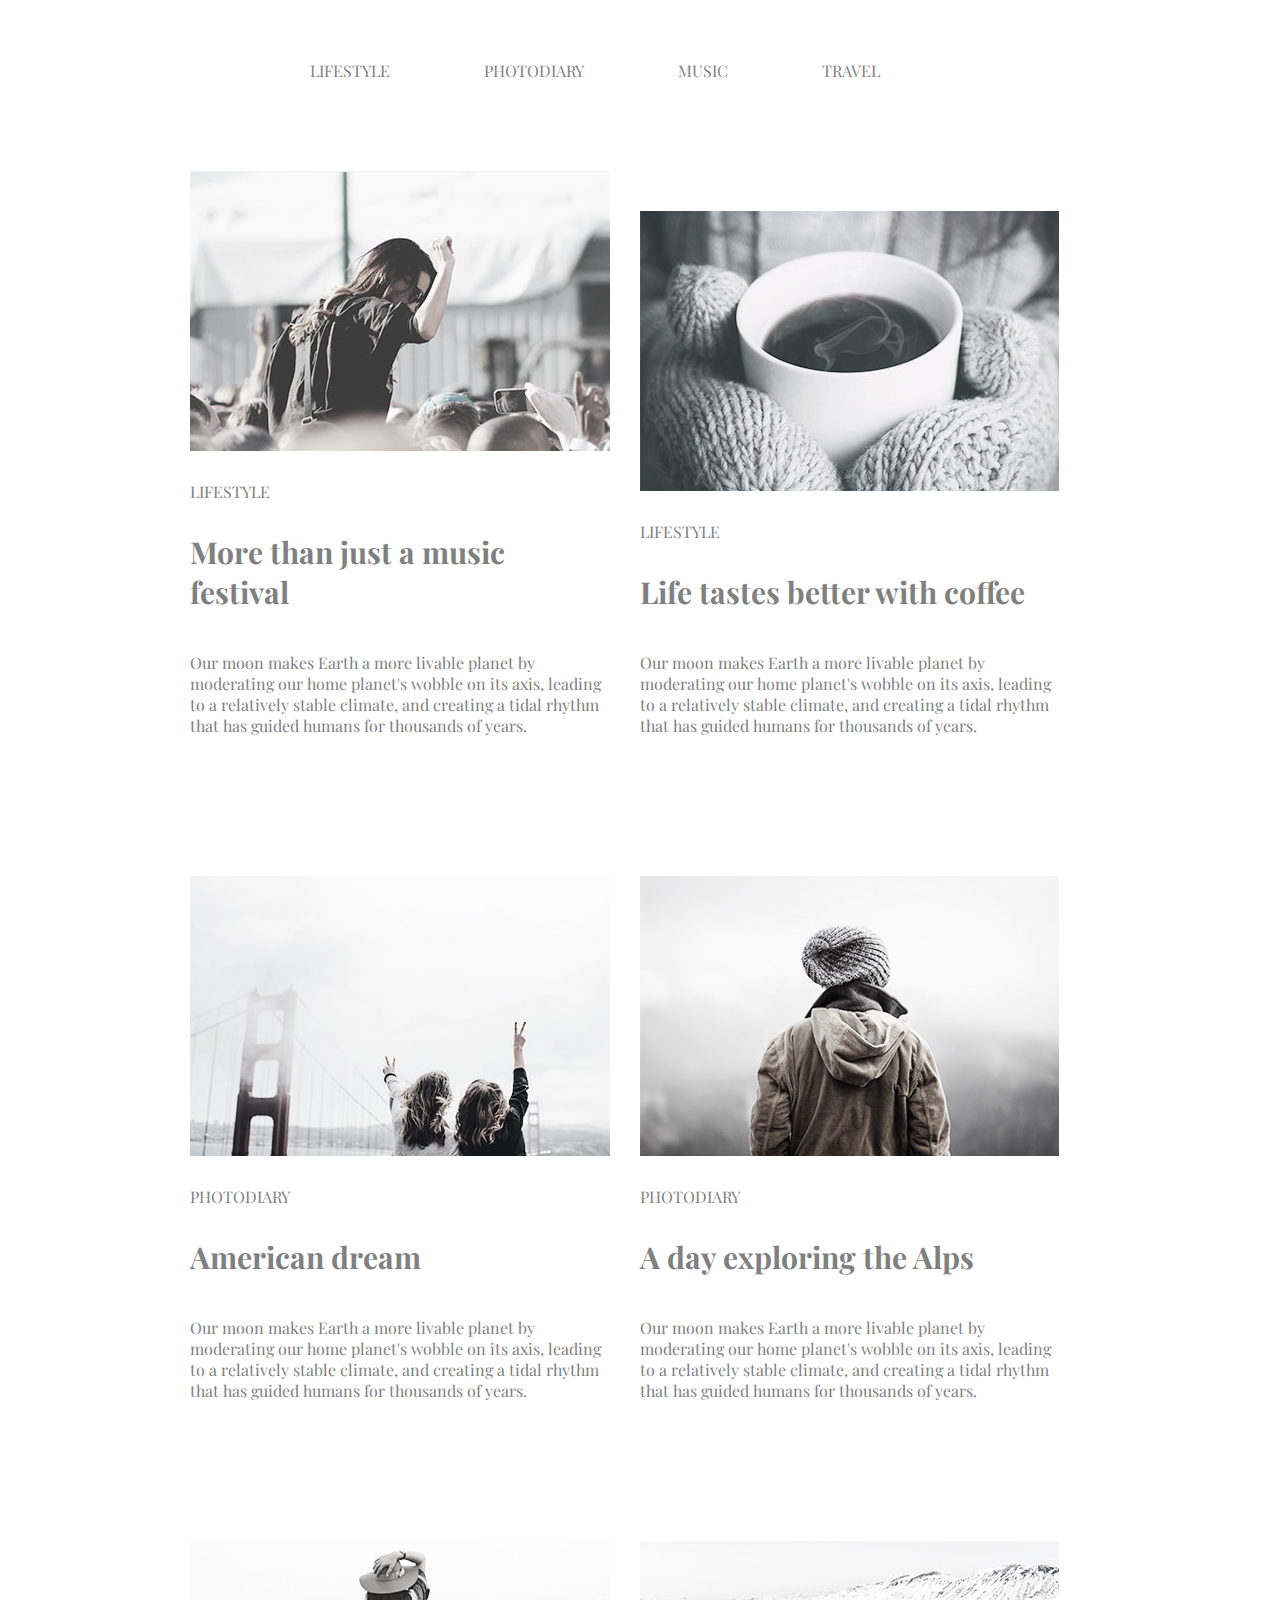
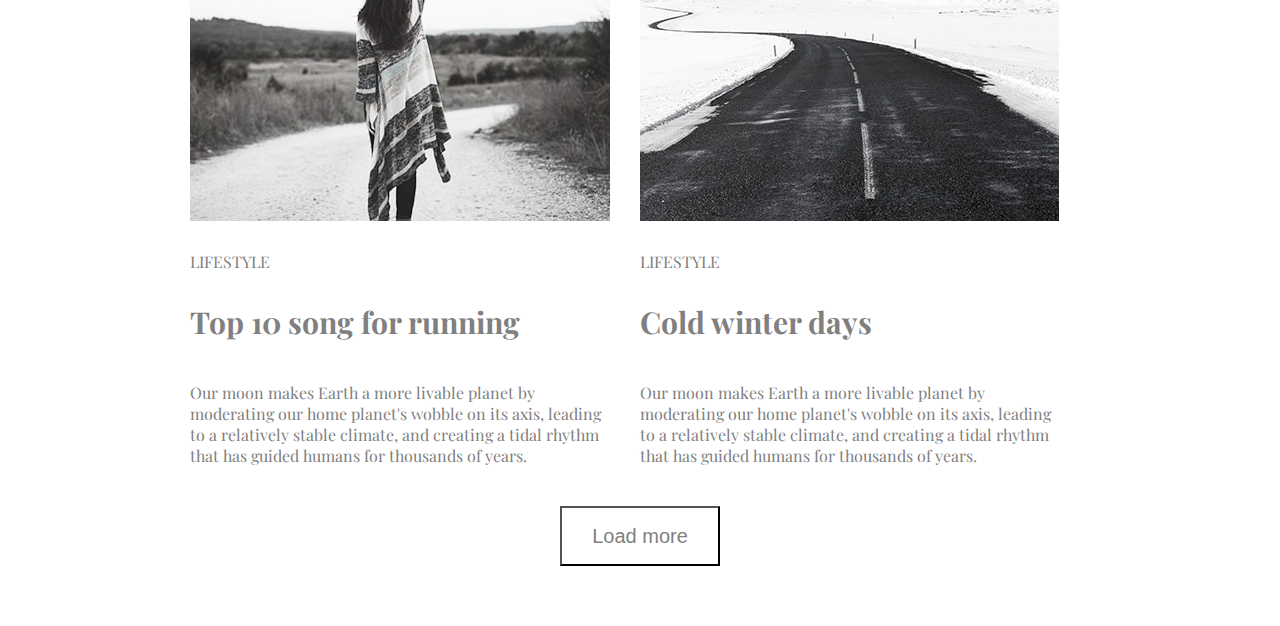
<file: draft/index.html>
<!DOCTYPE html>
<html lang="en">
<head>
  <meta charset="UTF-8">
  <title>Module_3</title>
  <link href="https://fonts.googleapis.com/css?family=Playfair+Display" rel="stylesheet">
  <link rel="stylesheet" href="css/styles.css">
</head>
<body>
  <div class="wrapper">
    <ul class="nav">
      <li>
        <a href="#">lifestyle</a>
      </li>
      <li>
        <a href="#">photodiary</a>
      </li>
      <li>
        <a href="#">music</a>
      </li>
      <li>
        <a href="#">travel</a>
      </li>
    </ul>
    <div class="box">
      <div class="article">
        <img src="./images/image-1.jpg" alt="festival">
        <span>lifestyle</span>
        <h2>More than just a music festival</h2>
        <p>Our moon makes Earth a more livable planet by moderating our home planet's wobble on its axis, leading to a relatively stable climate, and creating a tidal rhythm that has guided humans for thousands of years.</p>
      </div>
      <div class="article">
        <img src="./images/image-2.jpg" alt="a cup of coffee">
        <span>lifestyle</span>
        <h2>Life tastes better with coffee</h2>
        <p>Our moon makes Earth a more livable planet by moderating our home planet's wobble on its axis, leading to a relatively stable climate, and creating a tidal rhythm that has guided humans for thousands of years.</p>
      </div>
      <div class="article">
        <img src="./images/image-3.jpg" alt="Girls on the bridge">
        <span>photodiary</span>
        <h2>American dream</h2>
        <p>Our moon makes Earth a more livable planet by moderating our home planet's wobble on its axis, leading to a relatively stable climate, and creating a tidal rhythm that has guided humans for thousands of years.</p>
      </div>
      <div class="article">
        <img src="./images/image-4.jpg" alt="a boy on montain">
        <span>photodiary</span>
        <h2>A day exploring the Alps</h2>
        <p>Our moon makes Earth a more livable planet by moderating our home planet's wobble on its axis, leading to a relatively stable climate, and creating a tidal rhythm that has guided humans for thousands of years.</p>
      </div>
      <div class="article">
        <img src="./images/image-5.jpg" alt="a woman with hat">
        <span>lifestyle</span>
        <h2>Top 10 song for running</h2>
        <p class="bottom_p">Our moon makes Earth a more livable planet by moderating our home planet's wobble on its axis, leading to a relatively stable climate, and creating a tidal rhythm that has guided humans for thousands of years.</p>
      </div>
      <div class="article">
        <img src="./images/image-6.jpg" alt="a winter road">
        <span>lifestyle</span>
        <h2>Cold winter days</h2>
        <p class="bottom_p">Our moon makes Earth a more livable planet by moderating our home planet's wobble on its axis, leading to a relatively stable climate, and creating a tidal rhythm that has guided humans for thousands of years.</p>
      </div>
     <input type="button" value="Load more">
    </div>
  </div>
</body>
</html>
</file>
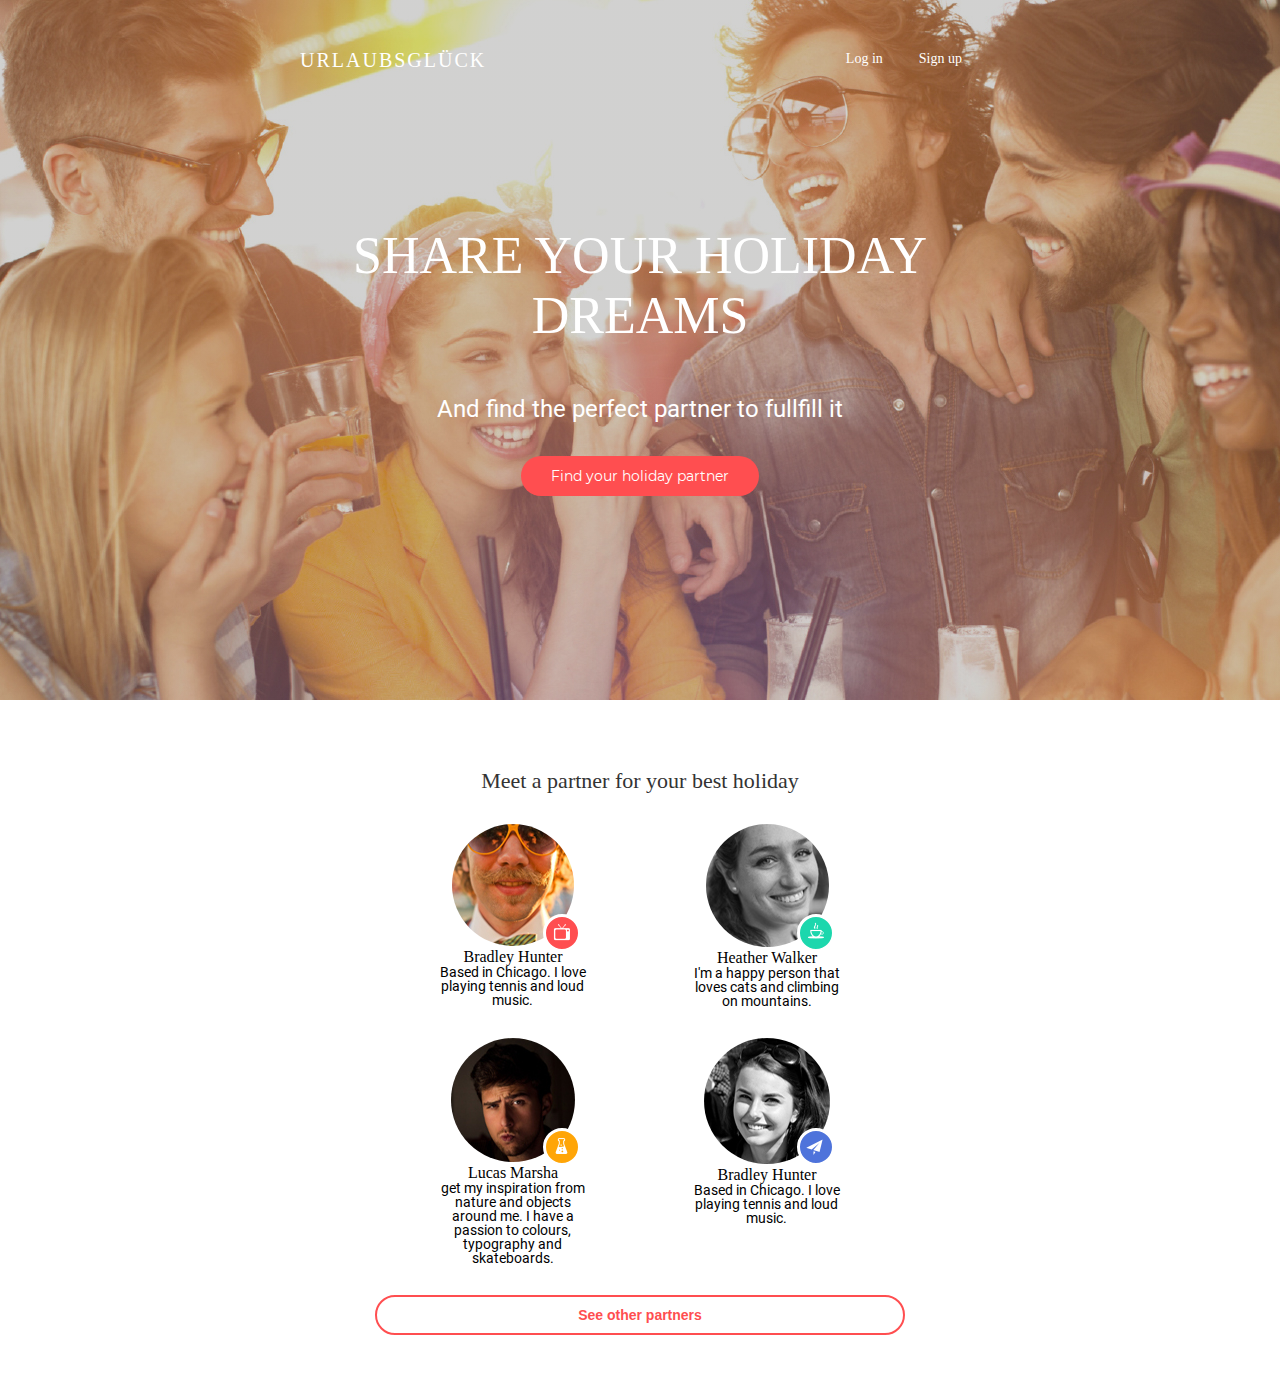
<file: module-08/index.html>
<!DOCTYPE html>
<html lang="en">
<head>
    <meta charset="UTF-8">
    <meta name="viewport" content="width=device-width, initial-scale=1.0">
    <meta http-equiv="X-UA-Compatible" content="ie=edge">
    <title>Module-08</title>
    <link rel="stylesheet" href="./css/reset.css">
    <link rel="stylesheet" href="./css/fonts.css">
    <link rel="stylesheet" href="./css/styles.css">
    <link rel="stylesheet" href="./css/tablet.css">
    <link rel="stylesheet" href="./css/desktop.css">
</head>
<body>
    <div class="wrapper">
        <div class="header_content">
    <header class="header">
        <nav class="nav">
            <li><a href="#">Log in</a></li>
            <li><a href="#">Sign up</a></li>
            </nav>
            <h2 class="logo">
                    <a class="logo_link" href="#">Urlaubsglück</a>
                </h2>
    </header>
    <section class="friend">
            <h2 class="friend_header">Share your holiday dreams</h2>
            <p class="friend_text">And find the perfect partner to fullfill it</p>
            <a  class="find_friend" href="#">Find your holiday partner</a>
    </section>
        </div>
    </div>
    <main>
        <div class="friend_content">
            <section class="friend_section">
                <h2 class="meet_friend"> Meet a partner for your best holiday</h2>
                <ul class="p_list">
                    <li class="list_item item1">
                        <a href="#"> <img class="item_image" src="images/photo1.jpg" alt="Bradley Hunter"></a>
                        <h3>Bradley Hunter</h3>
                        <p>Based in Chicago. I love playing tennis and loud music.</p>
                    </li>
                    <li class="list_item item2">
                        <a href="#"><img class="item_image" src="images/photo2.jpg" alt="Lucas Marsha"></a>
                        <h3>Lucas Marsha</h3>
                        <p>get my inspiration from nature and objects around me. I have a passion to colours, typography and skateboards.</p>
                    </li>
                    <li class="list_item item3">
                        <a href="#"><img class="item_image" src="images/photo3.jpg" alt="Heather Walker"></a>
                        <h3>Heather Walker</h3>
                        <p>I'm a happy person that loves cats and climbing on mountains.</p>
                    </li>
                    <li class="list_item item4">
                        <a href="#"><img class="item_image" src="images/photo4.jpg" alt="Bradley Hunter"></a>
                        <h3>Bradley Hunter</h3>
                        <p>Based in Chicago. I love playing tennis and loud music.</p>
                    </li>
                </ul>
                <button class="other_friend"> See other partners</button>
            </section>
        </div>
    </main>
</body>
</html>
</file>
<file: draft/css/styles.css>
* {
    box-sizing: border-box;
    margin: 0;
    padding: 0;
  }
body {
    font-size: 16px;
    font-family: 'Playfair Display', serif;
}
.wrapper {
    max-width: 900px;
    margin: auto;
    padding-top: 60px;
    padding-bottom: 60px;
}
.nav {
    text-align: center;
    margin-bottom: 90px;
  }
.nav li {
    display: inline-block;
    margin-right: 90px;
}
.nav a {
    text-decoration: none;
    color: grey;
    text-transform: uppercase;
}
  .nav a:hover {
    background-color: grey;
    color: white;
}
.article {
    display: inline-block;
    width: 420px;
    margin-right: 26px;
    margin-bottom: 140px;
    margin-left: 0px;   
}
.article img {
    margin-bottom: 30px;
    display: block;
}
.article h2 {
    margin-bottom: 40px;
    display: block;
    color: grey;
    font-size: 30px;
    text-align: left;
}
.article span {
    display: block;
    margin-bottom: 30px;
    text-transform: uppercase;
    text-align: left;
    color: gray;
}
.article p {
    text-align: left;
    color: grey;
}
.bottom_p {
    margin-bottom: -100px;
}
input {
    margin: 0 auto;
    display: block;
    border: 1 px solid;
    cursor: pointer;
    width: 160px;
    height: 60px;
    font-size: 20px;
    background-color: white;
    color: grey;
  }
</file>
<file: module-08/css/fonts.css>
/* roboto-regular - latin */
@font-face {
    font-family: 'Roboto';
    font-style: normal;
    font-weight: 400;
    src: local('Roboto'), local('Roboto-Regular'),
         url('../fonts/roboto/roboto-v18-latin-regular.woff2') format('woff2'), /* Super Modern Browsers */
         url('../fonts/roboto/roboto-v18-latin-regular.woff') format('woff'); /* Modern Browsers */
  }
/* montserrat-regular - latin */
  @font-face {
    font-family: 'Montserrat';
    font-style: normal;
    font-weight: 400;
    src: local('Montserrat Regular'), local('Montserrat-Regular'),
         url('../fonts/montserrat/montserrat-v12-latin-regular.woff2') format('woff2'), /* Super Modern Browsers */
         url('../fonts/montserrat/montserrat-v12-latin-regular.woff') format('woff'); /* Modern Browsers */
  }
/* montserrat-700 - latin */
  @font-face {
    font-family: 'Montserrat';
    font-style: normal;
    font-weight: 700;
    src: local('Montserrat Bold'), local('Montserrat-Bold'),
         url('../fonts/montserrat/montserrat-v12-latin-700.woff2') format('woff2'), /* Super Modern Browsers */
         url('../fonts/montserrat/montserrat-v12-latin-700.woff') format('woff'); /* Modern Browsers */
  }
</file>
<file: module-08/css/styles.css>
.wrapper {
    background: url(../images/backgr_photo.jpg) no-repeat center;
    background-size: cover;
    height: 33.75rem;
}
.wrapper::after {
    content: '';
    position: absolute;
    width: 100%;
    height: inherit;
    top: 0;
    left: 0;
    bottom: 0;
    right: 0;
    background: linear-gradient(to top, rgba(26,25,21, 0.2), rgba(26,25,21, 0.2));
}
.header_content {
    position: relative;
    max-width: 320px;
    margin: 0 auto;
    z-index: 3;
}
.header {
    padding-top: 2rem;
}
.nav {
    display: flex;
    justify-content: center;
    margin-bottom: 8rem
}
.nav li {
    list-style: none;
}
.nav a {
    text-decoration: none;
    color: #fff;
    font-size: 14px;
    font-weight: 500;
    border: 2px transparent solid;
    border-radius: 20px;
    padding: 0.5rem 1rem
}
.nav a:hover {
    border: 2px #fff solid;
    transition-duration: 0.2s

}
.logo {
    text-align: center;
    margin-bottom: 1.75rem;    
}
.logo a {
    text-decoration: none;
    color: #fff;
    font-size: 20px;
    text-transform: uppercase;
    letter-spacing: 2px
}
.friend {
    text-align: center;
    margin-bottom: 8.75rem
}
.friend_header {
    font-size: 30px;
    line-height: 40px;
    text-transform: uppercase;
    color: #fff
}
.friend_text {
    width: 69%;
    margin: 0 auto;
    text-align: center;
    font-family: 'Roboto', sans-serif;
    font-weight: 100;
    color: #fff;
    font-size: 18px;
    line-height: 20px;
    padding-bottom: 1.125rem
}
.find_friend {
    display: block;
    margin: 0 auto;
    background-color: #ff4e50;
    font-family: "Montserrat";
    font-size: 14px;
    font-weight: 500;
    text-decoration: none;
    color: #fff;
    border-radius: 20px;
    width: 69%;
    height: 40px;
    line-height: 40px;
}
.find_friend:hover {
    color: #333333;
    transition-duration: 0.2s
}
.friend_content {
    max-width: 320px;
    margin: 0 auto;
    padding-bottom: 3.563rem
}
.friend_section {
    display: block;
    padding-top: 4.375rem;
}

.meet_friend {
    margin: 0 auto;
    font-size: 22px; 
    text-align: center;
    color: #333333
}
.p_list {
    list-style: none;
    padding: 0
}
.list_item {
   text-align: center;
   position: relative;
}
.item_image {
    border-radius: 50%
}
.item1::after,
.item2::after,
.item3::after,
.item4::after {
    position: absolute;
    display: block;
    content: '';
    width: 32px;
    height: 32px;
    border: 3px #fff solid;
    border-radius: 30px;
    right: 100px;
    top: 90px;
}
.item1::after {
    background: url(../images/tv.png) no-repeat 45% 45%;
    background-color: #ff4e50
}
.item2::after {
    background: url(../images/bottle.png) no-repeat 45% 45%;
    background-color: #ffa507
}
.item3::after {
    background: url(../images/cup.png) no-repeat 45% 35%;
    background-color: #1cd7ad
}
.item4::after {
    background: url(../images/paper_plane.png) no-repeat 40% 50%;
    background-color: #4e73db
}
.list_item p {
    width: 69%;
    margin: 0 auto 1.875rem auto;
    font-family: 'Roboto', sans-serif;
    font-weight: 100;
    font-size: 14px;
}
.other_friend {
    display: block;
    text-align: center;
    margin: 0 auto;
    cursor: pointer;
    font-size: 14px;
    font-weight: bold;
    border-radius: 20px;
    background-color: transparent;
    width: 69%;
    height: 40px;
    outline: none;
    border: 2px solid #ff4e50;
    color: #ff4e50;
}
</file>
<file: module-08/css/tablet.css>
@media (min-width: 768px) {
    .wrapper {
        background: url(../images/backgr_photo.jpg) no-repeat center;
        background-size: cover;
        height: 43.75rem;
    }
    .wrapper::after {
        height: inherit
    }
    .header_content {
        max-width: 680px;
    }
    .nav {
        padding-bottom: 2rem
    }
    .header {
        display: flex;
        justify-content: space-between;
        flex-direction: row-reverse;
        padding-top:  3.125rem
    }
    .logo {
        margin: 0;
    }
    
    .friend_header {
        font-size: 52px;
        line-height: 60px;
        width: 90%;
        margin: 0 auto;
        padding-bottom: 3rem
    }
    .friend_text {
        font-size: 24px;
        line-height: 30px;
        padding-bottom: 2rem
    }
    .find_friend {
        width: 35%;
    }
    .friend_content {
        max-width: 768px;
        padding-bottom: 2.5rem
    }
    .meet_friend {
        margin-bottom: 2rem
    }
    .p_list {
        width: 490px;
        display: flex;
        flex-wrap: wrap;
        justify-content: space-between;
        margin: 0 auto;
    }
    .list_item {
        width: 236px;
      }
    .item1::after,
    .item2::after,
    .item3::after,
    .item4::after {
        right: 50px;
    }
    .other_partners {
        width: 25%;
        
      }
    .item1 {
        order: 1;
    }
    .item2 {
        order: 3;
    }
    .item3 {
        order: 2;
    }
    .item4 {
        order: 4;
    }
}
</file>
<file: module-08/css/desktop.css>
@media (min-width: 1440px) {
    
    .header_content {
        max-width: 944px;
    }
    .nav {
        padding-bottom: 2rem
    } 
    .friend_header {
        width: 60%;

    }
    .friend_text {
        font-size: 24px;
        line-height: 30px;
        padding-bottom: 2rem
    }
    .find_friend {
        width: 25%;
    }
    .friend_content {
        max-width: 940px;
        padding-bottom: 2.5rem
    }
    .meet_friend {
        margin-bottom: 2rem
    }
    .p_list {
        width: 940px;
        flex-wrap: nowrap;
    }
    .other_friend{
        width: 25%;
    }
}
</file>
